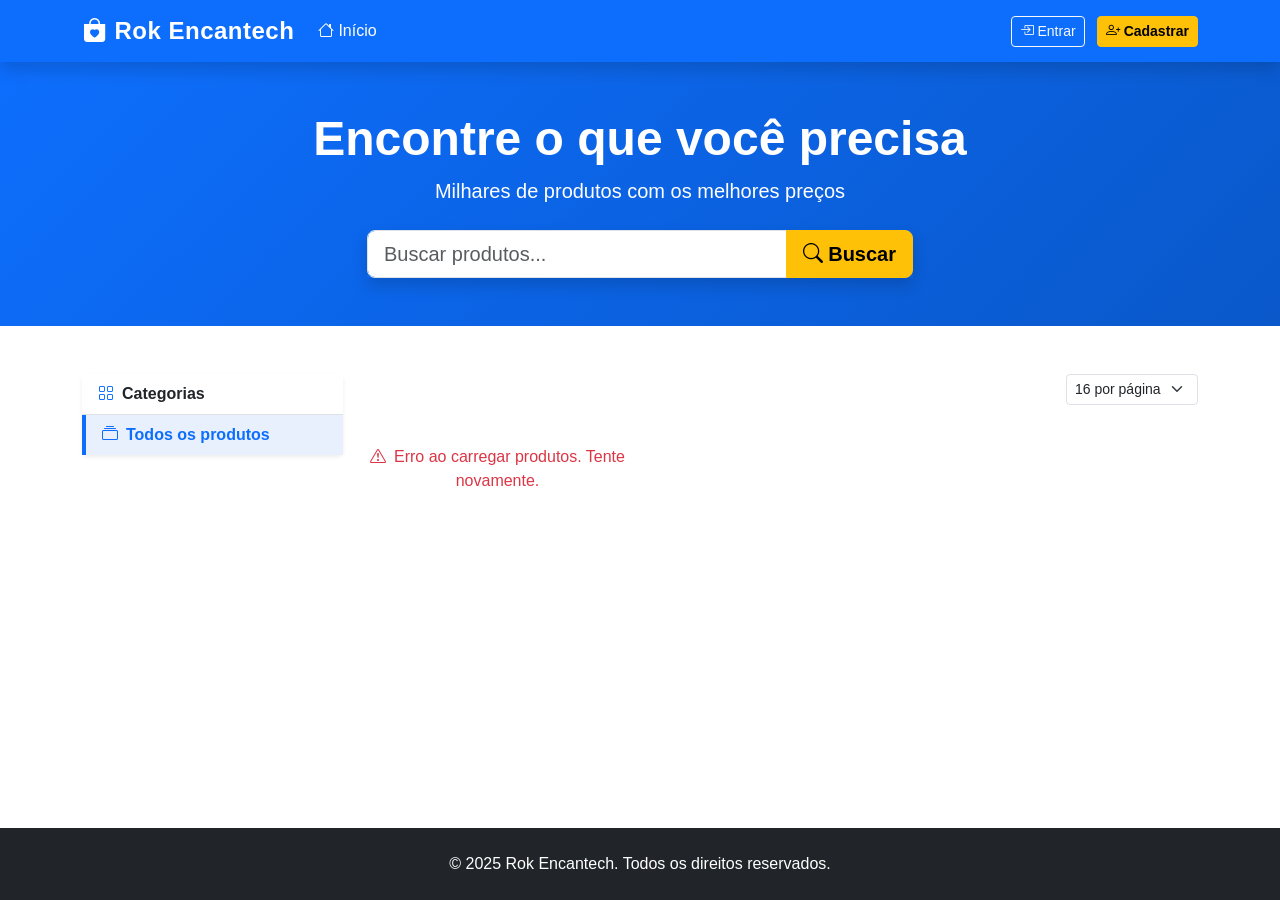
<file: frontend/index.html>
<!DOCTYPE html>
<html lang="pt-BR">
<head>
  <meta charset="UTF-8" />
  <meta name="viewport" content="width=device-width, initial-scale=1.0" />
  <title>Rok Encantech | Produtos</title>
  <link rel="stylesheet" href="https://cdn.jsdelivr.net/npm/bootstrap@5.3.3/dist/css/bootstrap.min.css" />
  <link rel="stylesheet" href="https://cdn.jsdelivr.net/npm/bootstrap-icons@1.11.3/font/bootstrap-icons.min.css" />
  <link rel="stylesheet" href="css/style.css" />
</head>
<body>

<!-- Navbar -->
<nav class="navbar navbar-expand-lg navbar-dark bg-primary sticky-top shadow">
  <div class="container">
    <a class="navbar-brand fw-bold fs-4" href="index.html">
      <i class="bi bi-bag-heart-fill me-2"></i>Rok Encantech
    </a>
    <button class="navbar-toggler" type="button" data-bs-toggle="collapse" data-bs-target="#navbarNav">
      <span class="navbar-toggler-icon"></span>
    </button>
    <div class="collapse navbar-collapse" id="navbarNav">
      <ul class="navbar-nav me-auto">
        <li class="nav-item">
          <a class="nav-link active" href="index.html"><i class="bi bi-house me-1"></i>Início</a>
        </li>
      </ul>
      <div class="d-flex align-items-center gap-2" id="nav-auth-area">
        <!-- Preenchido pelo JS -->
      </div>
    </div>
  </div>
</nav>

<!-- Hero -->
<div class="hero-banner bg-primary text-white py-5">
  <div class="container text-center">
    <h1 class="fw-bold display-5">Encontre o que você precisa</h1>
    <p class="lead mb-4">Milhares de produtos com os melhores preços</p>
    <div class="row justify-content-center">
      <div class="col-md-6">
        <div class="input-group input-group-lg shadow">
          <input type="text" id="search-input" class="form-control" placeholder="Buscar produtos..." />
          <button class="btn btn-warning fw-bold" id="btn-search">
            <i class="bi bi-search"></i> Buscar
          </button>
        </div>
      </div>
    </div>
  </div>
</div>

<!-- Conteúdo principal -->
<div class="container my-5">
  <div class="row">

    <!-- Sidebar categorias -->
    <div class="col-lg-3 mb-4">
      <div class="card shadow-sm border-0">
        <div class="card-header bg-white fw-bold border-bottom">
          <i class="bi bi-grid me-2 text-primary"></i>Categorias
        </div>
        <div class="card-body p-0">
          <ul class="list-group list-group-flush" id="category-list">
            <li class="list-group-item list-group-action active-cat" data-id="" style="cursor:pointer">
              <i class="bi bi-collection me-2"></i>Todos os produtos
            </li>
          </ul>
        </div>
      </div>
    </div>

    <!-- Lista de produtos -->
    <div class="col-lg-9">
      <!-- Barra de resultado -->
      <div class="d-flex justify-content-between align-items-center mb-3">
        <span id="result-info" class="text-muted small"></span>
        <select id="per-page-select" class="form-select form-select-sm w-auto">
          <option value="8">8 por página</option>
          <option value="16" selected>16 por página</option>
          <option value="32">32 por página</option>
        </select>
      </div>

      <!-- Spinner -->
      <div id="loading-spinner" class="text-center py-5 d-none">
        <div class="spinner-border text-primary" role="status"></div>
        <p class="mt-2 text-muted">Carregando produtos...</p>
      </div>

      <!-- Grid produtos -->
      <div id="products-grid" class="row row-cols-1 row-cols-sm-2 row-cols-md-3 g-4"></div>

      <!-- Sem resultados -->
      <div id="no-results" class="text-center py-5 d-none">
        <i class="bi bi-search display-4 text-muted"></i>
        <p class="mt-3 text-muted fs-5">Nenhum produto encontrado.</p>
      </div>

      <!-- Paginação -->
      <nav class="mt-4">
        <ul class="pagination justify-content-center" id="pagination"></ul>
      </nav>
    </div>

  </div>
</div>

<!-- Footer -->
<footer class="bg-dark text-white text-center py-4 mt-auto">
  <p class="mb-0">&copy; 2025 Rok Encantech. Todos os direitos reservados.</p>
</footer>

<script src="https://cdn.jsdelivr.net/npm/bootstrap@5.3.3/dist/js/bootstrap.bundle.min.js"></script>
<script src="https://code.jquery.com/jquery-3.7.1.min.js"></script>
<script src="js/api.js"></script>
<script src="js/auth.js"></script>
<script src="js/products.js"></script>
</body>
</html>
</file>
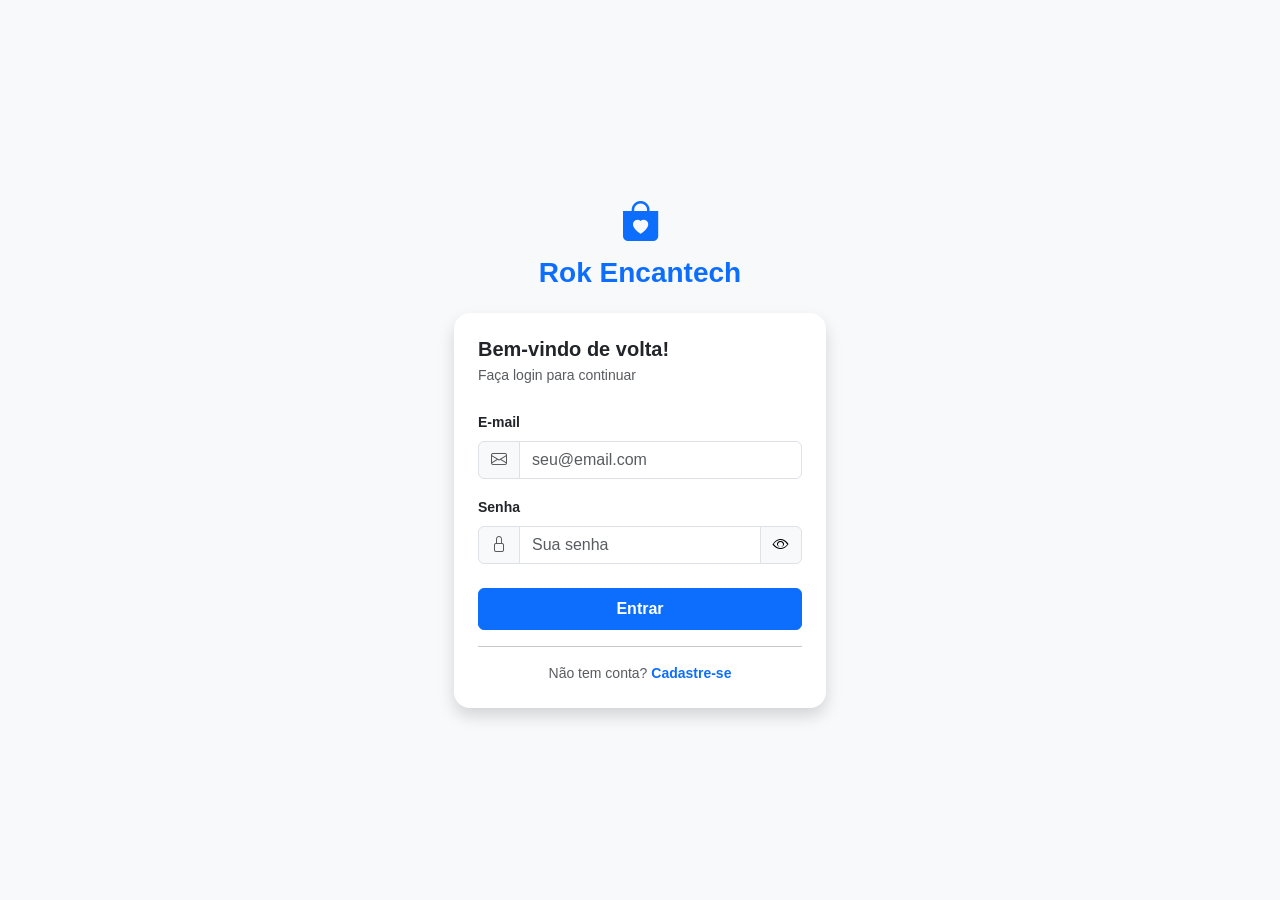
<file: frontend/login.html>
<!DOCTYPE html>
<html lang="pt-BR">
<head>
  <meta charset="UTF-8" />
  <meta name="viewport" content="width=device-width, initial-scale=1.0" />
  <title>Rok Encantech | Login</title>
  <link rel="stylesheet" href="https://cdn.jsdelivr.net/npm/bootstrap@5.3.3/dist/css/bootstrap.min.css" />
  <link rel="stylesheet" href="https://cdn.jsdelivr.net/npm/bootstrap-icons@1.11.3/font/bootstrap-icons.min.css" />
  <link rel="stylesheet" href="css/style.css" />
</head>
<body class="bg-light">

<div class="container d-flex align-items-center justify-content-center min-vh-100">
  <div class="col-12 col-sm-8 col-md-5 col-lg-4">

    <div class="text-center mb-4">
      <a href="index.html" class="text-decoration-none">
        <i class="bi bi-bag-heart-fill text-primary" style="font-size:2.5rem"></i>
        <h3 class="fw-bold text-primary mt-1">Rok Encantech</h3>
      </a>
    </div>

    <div class="card shadow border-0 rounded-4">
      <div class="card-body p-4">
        <h5 class="fw-bold mb-1">Bem-vindo de volta!</h5>
        <p class="text-muted small mb-4">Faça login para continuar</p>

        <!-- Alerta de erro -->
        <div id="login-alert" class="alert alert-danger d-none" role="alert"></div>

        <form id="login-form" novalidate>
          <div class="mb-3">
            <label for="email" class="form-label fw-semibold small">E-mail</label>
            <div class="input-group">
              <span class="input-group-text bg-light"><i class="bi bi-envelope text-muted"></i></span>
              <input type="email" class="form-control" id="email" placeholder="seu@email.com" required />
            </div>
            <div class="invalid-feedback">Informe um e-mail válido.</div>
          </div>

          <div class="mb-4">
            <label for="password" class="form-label fw-semibold small">Senha</label>
            <div class="input-group">
              <span class="input-group-text bg-light"><i class="bi bi-lock text-muted"></i></span>
              <input type="password" class="form-control" id="password" placeholder="Sua senha" required />
              <button class="btn btn-light border toggle-password" type="button" data-target="#password">
                <i class="bi bi-eye"></i>
              </button>
            </div>
            <div class="invalid-feedback">Informe sua senha.</div>
          </div>

          <button type="submit" class="btn btn-primary w-100 py-2 fw-bold" id="btn-login">
            <span class="spinner-border spinner-border-sm me-2 d-none" id="login-spinner"></span>
            Entrar
          </button>
        </form>

        <hr class="my-3" />

        <p class="text-center text-muted small mb-0">
          Não tem conta?
          <a href="register.html" class="text-primary fw-semibold text-decoration-none">Cadastre-se</a>
        </p>
      </div>
    </div>

  </div>
</div>

<script src="https://cdn.jsdelivr.net/npm/bootstrap@5.3.3/dist/js/bootstrap.bundle.min.js"></script>
<script src="https://code.jquery.com/jquery-3.7.1.min.js"></script>
<script src="js/api.js"></script>
<script src="js/auth.js"></script>
<script src="js/login.js"></script>
</body>
</html>
</file>
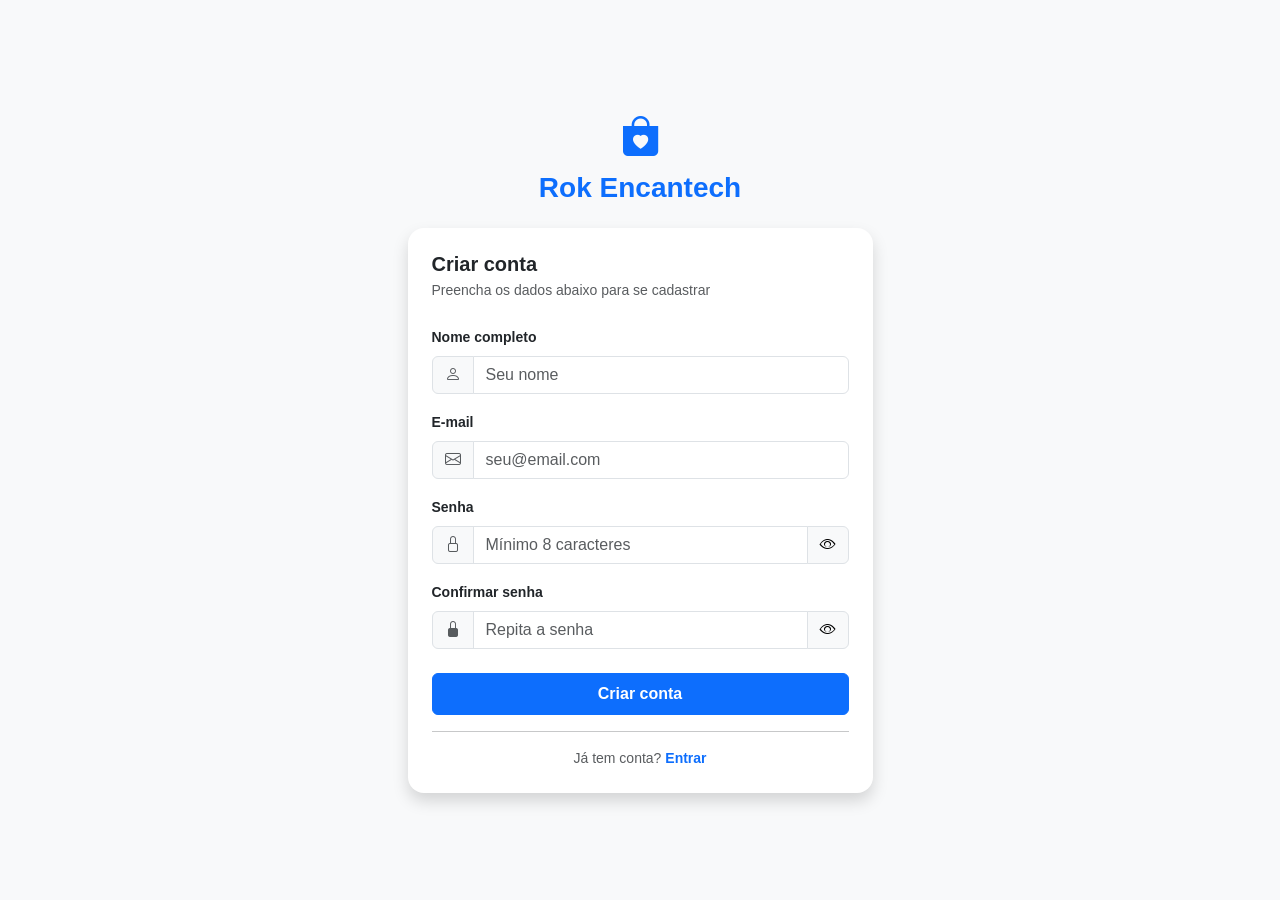
<file: frontend/register.html>
<!DOCTYPE html>
<html lang="pt-BR">
<head>
  <meta charset="UTF-8" />
  <meta name="viewport" content="width=device-width, initial-scale=1.0" />
  <title>Rok Encantech | Cadastro</title>
  <link rel="stylesheet" href="https://cdn.jsdelivr.net/npm/bootstrap@5.3.3/dist/css/bootstrap.min.css" />
  <link rel="stylesheet" href="https://cdn.jsdelivr.net/npm/bootstrap-icons@1.11.3/font/bootstrap-icons.min.css" />
  <link rel="stylesheet" href="css/style.css" />
</head>
<body class="bg-light">

<div class="container d-flex align-items-center justify-content-center min-vh-100 py-5">
  <div class="col-12 col-sm-9 col-md-6 col-lg-5">

    <div class="text-center mb-4">
      <a href="index.html" class="text-decoration-none">
        <i class="bi bi-bag-heart-fill text-primary" style="font-size:2.5rem"></i>
        <h3 class="fw-bold text-primary mt-1">Rok Encantech</h3>
      </a>
    </div>

    <div class="card shadow border-0 rounded-4">
      <div class="card-body p-4">
        <h5 class="fw-bold mb-1">Criar conta</h5>
        <p class="text-muted small mb-4">Preencha os dados abaixo para se cadastrar</p>

        <!-- Alertas -->
        <div id="register-alert" class="alert d-none" role="alert"></div>

        <form id="register-form" novalidate>

          <div class="mb-3">
            <label for="name" class="form-label fw-semibold small">Nome completo</label>
            <div class="input-group">
              <span class="input-group-text bg-light"><i class="bi bi-person text-muted"></i></span>
              <input type="text" class="form-control" id="name" placeholder="Seu nome" required />
            </div>
            <div class="invalid-feedback">Informe seu nome.</div>
          </div>

          <div class="mb-3">
            <label for="email" class="form-label fw-semibold small">E-mail</label>
            <div class="input-group">
              <span class="input-group-text bg-light"><i class="bi bi-envelope text-muted"></i></span>
              <input type="email" class="form-control" id="email" placeholder="seu@email.com" required />
            </div>
            <div class="invalid-feedback">Informe um e-mail válido.</div>
          </div>

          <div class="mb-3">
            <label for="password" class="form-label fw-semibold small">Senha</label>
            <div class="input-group">
              <span class="input-group-text bg-light"><i class="bi bi-lock text-muted"></i></span>
              <input type="password" class="form-control" id="password" placeholder="Mínimo 8 caracteres" required />
              <button class="btn btn-light border toggle-password" type="button" data-target="#password">
                <i class="bi bi-eye"></i>
              </button>
            </div>
            <div class="invalid-feedback">A senha deve ter ao menos 8 caracteres.</div>
            <!-- Força da senha -->
            <div class="mt-2" id="password-strength-wrapper" style="display:none">
              <div class="progress" style="height:5px">
                <div id="password-strength-bar" class="progress-bar" role="progressbar" style="width:0%"></div>
              </div>
              <small id="password-strength-label" class="text-muted"></small>
            </div>
          </div>

          <div class="mb-4">
            <label for="password_confirmation" class="form-label fw-semibold small">Confirmar senha</label>
            <div class="input-group">
              <span class="input-group-text bg-light"><i class="bi bi-lock-fill text-muted"></i></span>
              <input type="password" class="form-control" id="password_confirmation" placeholder="Repita a senha" required />
              <button class="btn btn-light border toggle-password" type="button" data-target="#password_confirmation">
                <i class="bi bi-eye"></i>
              </button>
            </div>
            <div class="invalid-feedback">As senhas não coincidem.</div>
          </div>

          <button type="submit" class="btn btn-primary w-100 py-2 fw-bold" id="btn-register">
            <span class="spinner-border spinner-border-sm me-2 d-none" id="register-spinner"></span>
            Criar conta
          </button>
        </form>

        <hr class="my-3" />

        <p class="text-center text-muted small mb-0">
          Já tem conta?
          <a href="login.html" class="text-primary fw-semibold text-decoration-none">Entrar</a>
        </p>
      </div>
    </div>

  </div>
</div>

<script src="https://cdn.jsdelivr.net/npm/bootstrap@5.3.3/dist/js/bootstrap.bundle.min.js"></script>
<script src="https://code.jquery.com/jquery-3.7.1.min.js"></script>
<script src="js/api.js"></script>
<script src="js/auth.js"></script>
<script src="js/register.js"></script>
</body>
</html>
</file>
<file: frontend/css/style.css>
/* =============================
   Global
   ============================= */
body {
  font-family: 'Segoe UI', Tahoma, Geneva, Verdana, sans-serif;
  min-height: 100vh;
  display: flex;
  flex-direction: column;
}

footer {
  margin-top: auto;
}

/* =============================
   Navbar
   ============================= */
.navbar-brand {
  letter-spacing: 0.5px;
}

/* =============================
   Hero Banner
   ============================= */
.hero-banner {
  background: linear-gradient(135deg, #0d6efd 0%, #0a58ca 100%);
}

/* =============================
   Cards de Produto
   ============================= */
.product-card {
  transition: transform 0.2s ease, box-shadow 0.2s ease;
  border: none;
  border-radius: 12px;
  overflow: hidden;
  cursor: pointer;
}

.product-card:hover {
  transform: translateY(-5px);
  box-shadow: 0 10px 30px rgba(0, 0, 0, 0.12) !important;
}

.product-card .card-img-top {
  height: 200px;
  object-fit: cover;
  transition: transform 0.3s ease;
}

.product-card:hover .card-img-top {
  transform: scale(1.04);
}

.product-card .card-img-wrapper {
  overflow: hidden;
}

.product-price {
  font-size: 1.2rem;
  font-weight: 700;
  color: #0d6efd;
}

.product-category-badge {
  font-size: 0.7rem;
  letter-spacing: 0.5px;
  text-transform: uppercase;
}

/* =============================
   Sidebar Categorias
   ============================= */
.list-group-item.active-cat {
  background-color: #e8f0fe;
  color: #0d6efd;
  font-weight: 600;
  border-left: 4px solid #0d6efd;
}

.list-group-item:hover:not(.active-cat) {
  background-color: #f8f9fa;
}

/* =============================
   Paginação
   ============================= */
.page-link {
  border-radius: 8px !important;
  margin: 0 2px;
  color: #0d6efd;
}

.page-item.active .page-link {
  background-color: #0d6efd;
  border-color: #0d6efd;
}

/* =============================
   Página de Detalhe
   ============================= */
.product-detail-img {
  height: 420px;
  object-fit: cover;
}

/* =============================
   Auth Forms
   ============================= */
.card.rounded-4 {
  border-radius: 16px !important;
}

.toggle-password {
  border-left: none;
}

/* =============================
   Utilitários
   ============================= */
.cursor-pointer { cursor: pointer; }

.text-truncate-2 {
  display: -webkit-box;
  -webkit-line-clamp: 2;
  -webkit-box-orient: vertical;
  overflow: hidden;
}
</file>
